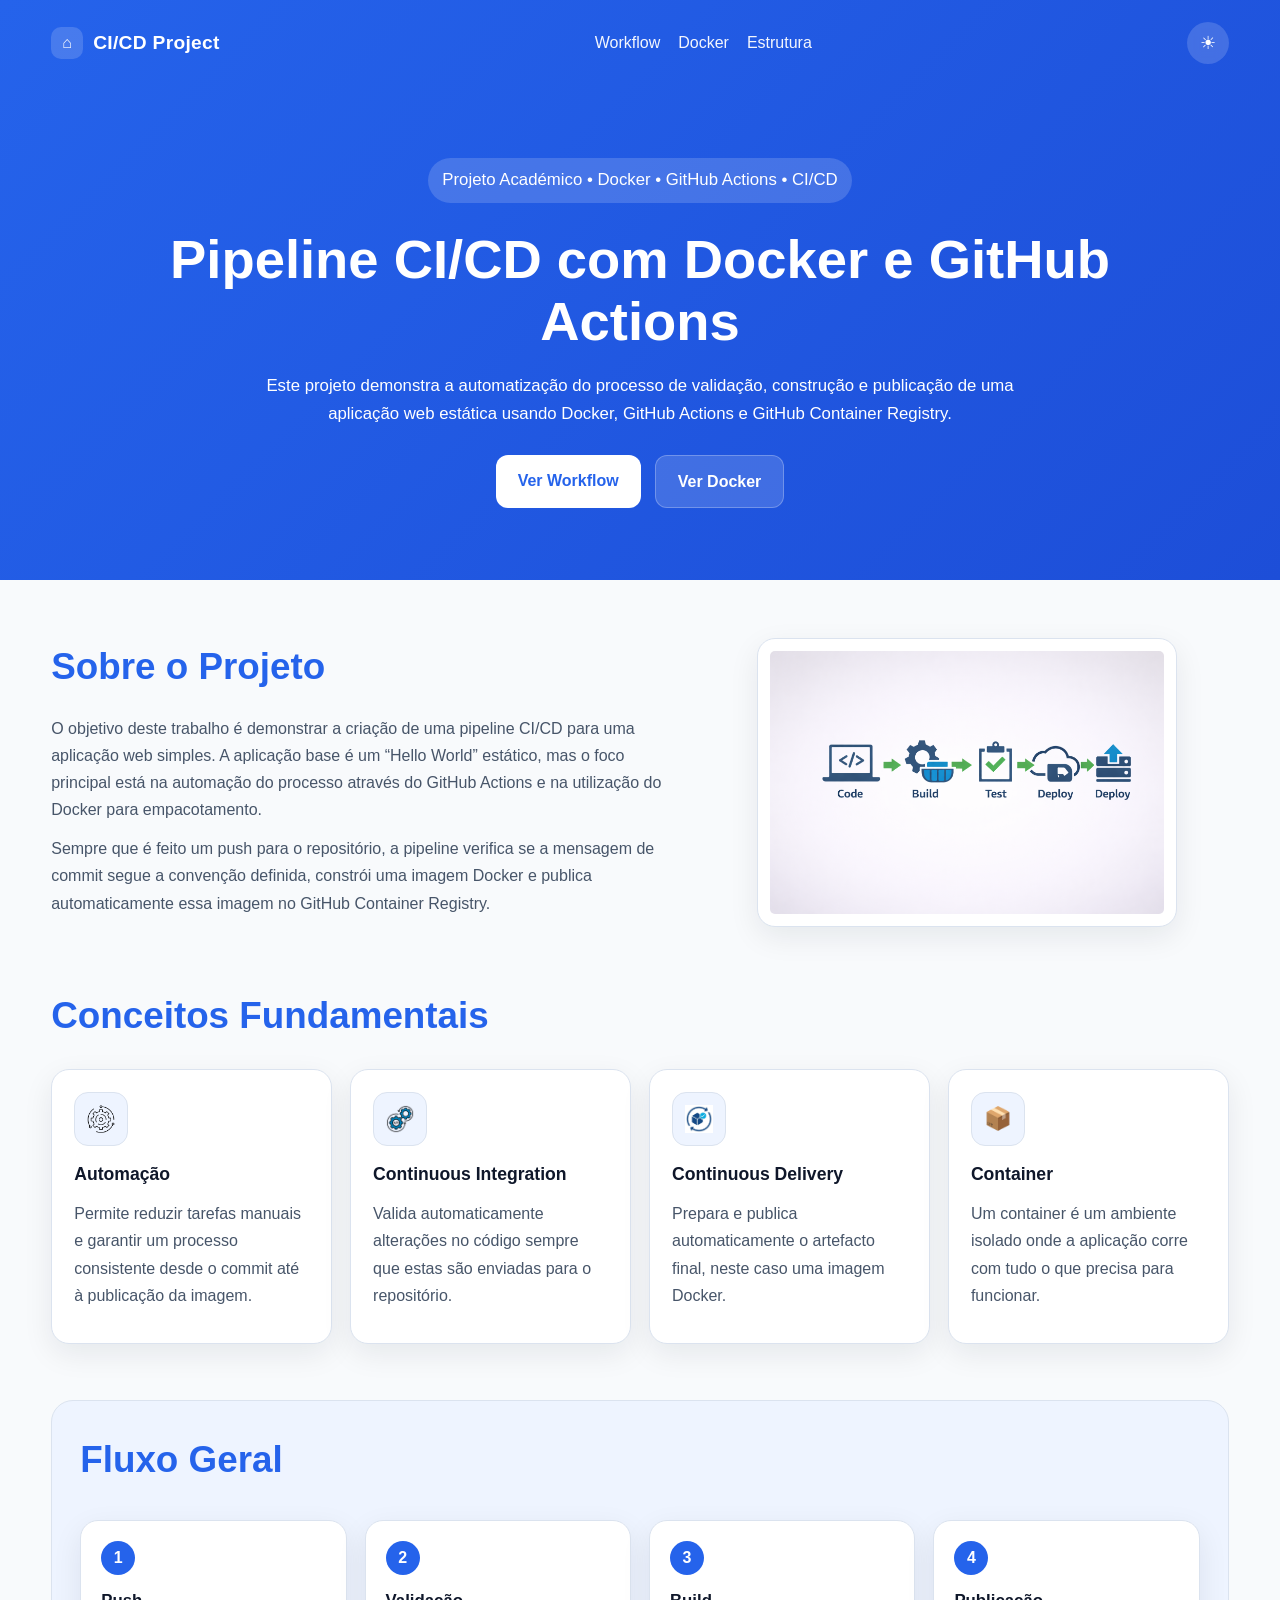
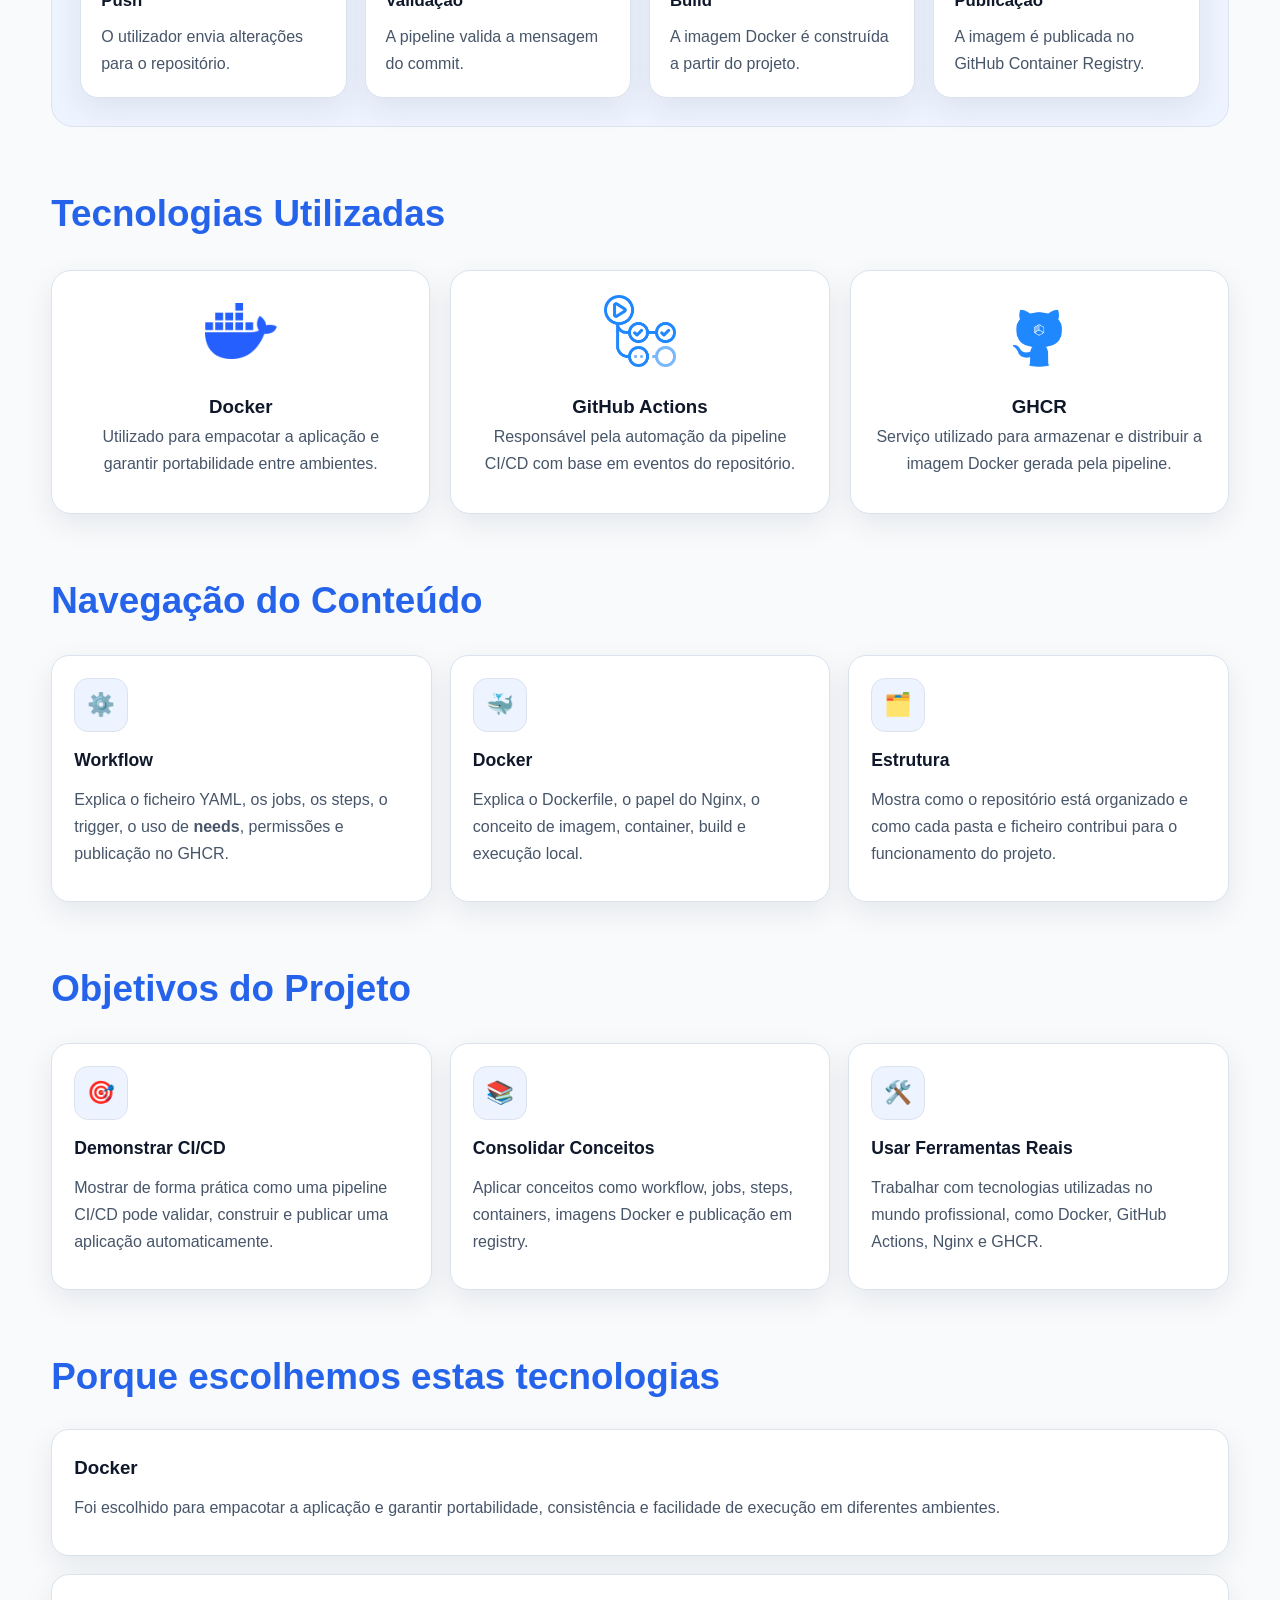
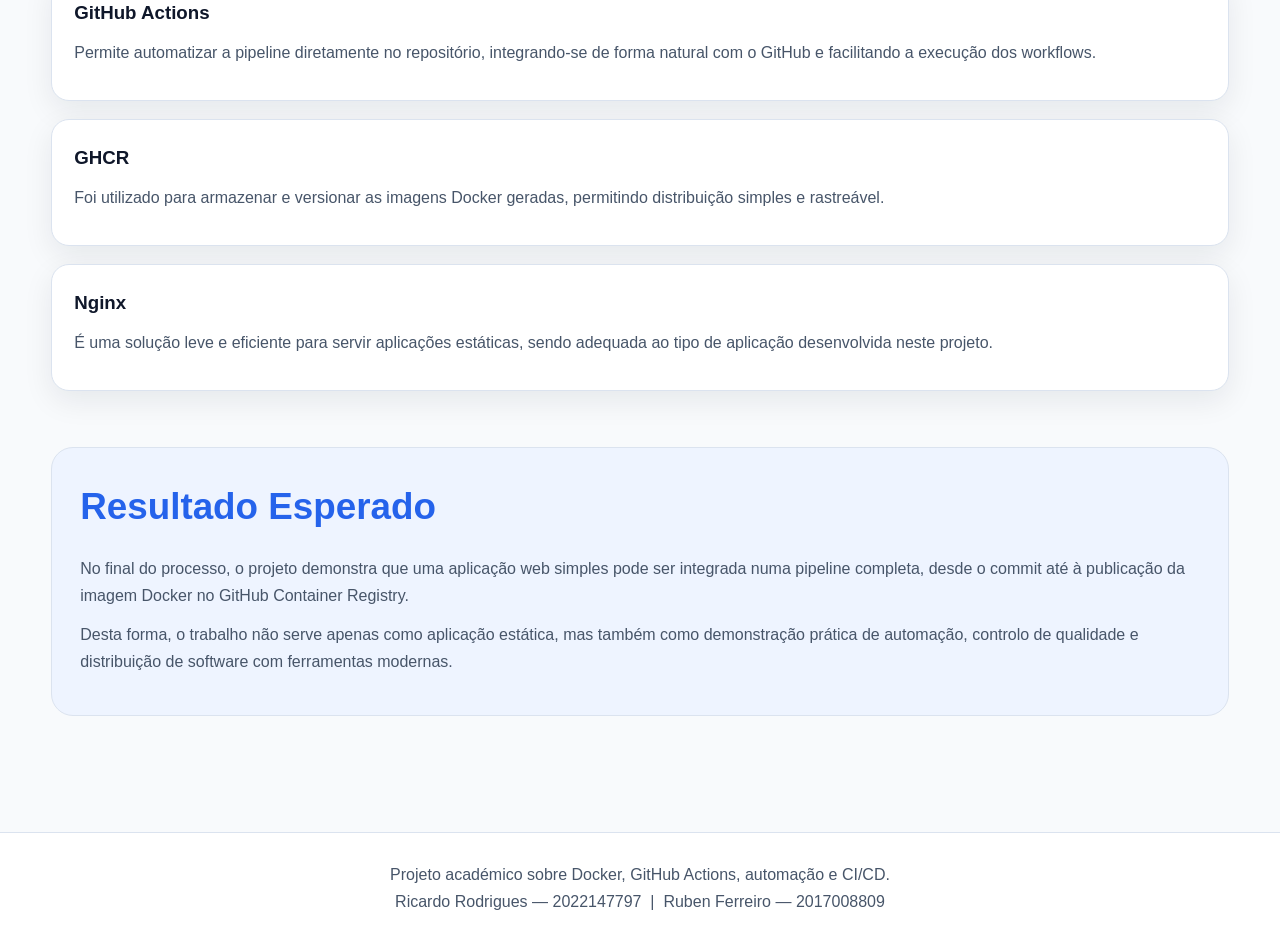
<file: app/index.html>
<!DOCTYPE html>
<html lang="pt">
<head>
  <meta charset="UTF-8" />
  <meta name="viewport" content="width=device-width, initial-scale=1.0" />
  <title>CI/CD Project</title>
  <link rel="stylesheet" href="style.css" />
</head>
<body>
  <header class="hero">
    <nav class="navbar">
      <a href="index.html" class="logo">
        <span class="logo-icon">⌂</span>
        <span>CI/CD Project</span>
      </a>

      <ul class="nav-links">
        <li><a href="workflow.html">Workflow</a></li>
        <li><a href="docker.html">Docker</a></li>
        <li><a href="estrutura.html">Estrutura</a></li>
      </ul>

      <button id="themeToggle" class="theme-toggle" aria-label="Alternar tema">
        <span id="themeIcon">☀</span>
      </button>
    </nav>

    <div class="hero-content">
      <p class="hero-badge">Projeto Académico • Docker • GitHub Actions • CI/CD</p>
      <h1>Pipeline CI/CD com Docker e GitHub Actions</h1>
      <p>
        Este projeto demonstra a automatização do processo de validação,
        construção e publicação de uma aplicação web estática usando Docker,
        GitHub Actions e GitHub Container Registry.
      </p>
      <div class="hero-actions">
        <a href="workflow.html" class="btn-primary">Ver Workflow</a>
        <a href="docker.html" class="btn-secondary">Ver Docker</a>
      </div>
    </div>
  </header>

  <main>
    <section class="section">
      <div class="section-header">
        <div>
          <h2>Sobre o Projeto</h2>
          <p>
            O objetivo deste trabalho é demonstrar a criação de uma pipeline CI/CD
            para uma aplicação web simples. A aplicação base é um “Hello World”
            estático, mas o foco principal está na automação do processo através
            do GitHub Actions e na utilização do Docker para empacotamento.
          </p>
          <p>
            Sempre que é feito um push para o repositório, a pipeline verifica se
            a mensagem de commit segue a convenção definida, constrói uma imagem
            Docker e publica automaticamente essa imagem no GitHub Container Registry.
          </p>
        </div>

        <div class="section-image-box">
          <img src="images/pipeline-diagram.png" alt="Pipeline CI/CD" class="section-image large-image" />
        </div>
      </div>
    </section>

    <section class="section">
      <h2>Conceitos Fundamentais</h2>
      <div class="card-grid">
        <article class="card">
          <div class="card-icon">
            <img src="images/automation-icon.png" alt="Automação" />
          </div>
          <h3>Automação</h3>
          <p>
            Permite reduzir tarefas manuais e garantir um processo consistente
            desde o commit até à publicação da imagem.
          </p>
        </article>

        <article class="card">
          <div class="card-icon">
            <img src="images/ci-icon.png" alt="CI" />
          </div>
          <h3>Continuous Integration</h3>
          <p>
            Valida automaticamente alterações no código sempre que estas são
            enviadas para o repositório.
          </p>
        </article>

        <article class="card">
          <div class="card-icon">
            <img src="images/cd-icon.png" alt="CD" />
          </div>
          <h3>Continuous Delivery</h3>
          <p>
            Prepara e publica automaticamente o artefacto final, neste caso
            uma imagem Docker.
          </p>
        </article>

        <article class="card">
          <div class="card-icon emoji-icon">📦</div>
          <h3>Container</h3>
          <p>
            Um container é um ambiente isolado onde a aplicação corre com tudo
            o que precisa para funcionar.
          </p>
        </article>
      </div>
    </section>

    <section class="section highlight">
      <h2>Fluxo Geral</h2>
      <div class="flow">
        <div class="flow-step">
          <span class="flow-number">1</span>
          <h3>Push</h3>
          <p>O utilizador envia alterações para o repositório.</p>
        </div>

        <div class="flow-step">
          <span class="flow-number">2</span>
          <h3>Validação</h3>
          <p>A pipeline valida a mensagem do commit.</p>
        </div>

        <div class="flow-step">
          <span class="flow-number">3</span>
          <h3>Build</h3>
          <p>A imagem Docker é construída a partir do projeto.</p>
        </div>

        <div class="flow-step">
          <span class="flow-number">4</span>
          <h3>Publicação</h3>
          <p>A imagem é publicada no GitHub Container Registry.</p>
        </div>
      </div>
    </section>

    <section class="section">
      <h2>Tecnologias Utilizadas</h2>
      <div class="tech-showcase">
        <article class="tech-feature">
          <img src="images/docker-logo.png" alt="Docker" class="tech-logo" />
          <h3>Docker</h3>
          <p>
            Utilizado para empacotar a aplicação e garantir portabilidade entre ambientes.
          </p>
        </article>

        <article class="tech-feature">
          <img src="images/github-actions-logo.png" alt="GitHub Actions" class="tech-logo" />
          <h3>GitHub Actions</h3>
          <p>
            Responsável pela automação da pipeline CI/CD com base em eventos do repositório.
          </p>
        </article>

        <article class="tech-feature">
          <img src="images/ghcr-logo.png" alt="GHCR" class="tech-logo" />
          <h3>GHCR</h3>
          <p>
            Serviço utilizado para armazenar e distribuir a imagem Docker gerada pela pipeline.
          </p>
        </article>
      </div>
    </section>

    <section class="section">
      <h2>Navegação do Conteúdo</h2>
      <div class="card-grid">
        <article class="card">
          <div class="card-icon emoji-icon">⚙️</div>
          <h3><a class="card-link" href="workflow.html">Workflow</a></h3>
          <p>
            Explica o ficheiro YAML, os jobs, os steps, o trigger, o uso de
            <strong>needs</strong>, permissões e publicação no GHCR.
          </p>
        </article>

        <article class="card">
          <div class="card-icon emoji-icon">🐳</div>
          <h3><a class="card-link" href="docker.html">Docker</a></h3>
          <p>
            Explica o Dockerfile, o papel do Nginx, o conceito de imagem,
            container, build e execução local.
          </p>
        </article>

        <article class="card">
          <div class="card-icon emoji-icon">🗂️</div>
          <h3><a class="card-link" href="estrutura.html">Estrutura</a></h3>
          <p>
            Mostra como o repositório está organizado e como cada pasta e ficheiro
            contribui para o funcionamento do projeto.
          </p>
        </article>
      </div>
    </section>

    <section class="section">
      <h2>Objetivos do Projeto</h2>
      <div class="card-grid">
        <article class="card">
          <div class="card-icon emoji-icon">🎯</div>
          <h3>Demonstrar CI/CD</h3>
          <p>
            Mostrar de forma prática como uma pipeline CI/CD pode validar, construir
            e publicar uma aplicação automaticamente.
          </p>
        </article>

        <article class="card">
          <div class="card-icon emoji-icon">📚</div>
          <h3>Consolidar Conceitos</h3>
          <p>
            Aplicar conceitos como workflow, jobs, steps, containers, imagens Docker
            e publicação em registry.
          </p>
        </article>

        <article class="card">
          <div class="card-icon emoji-icon">🛠️</div>
          <h3>Usar Ferramentas Reais</h3>
          <p>
            Trabalhar com tecnologias utilizadas no mundo profissional, como Docker,
            GitHub Actions, Nginx e GHCR.
          </p>
        </article>
      </div>
    </section>

    <section class="section">
      <h2>Porque escolhemos estas tecnologias</h2>
      <div class="stack-grid">
        <div class="info-box">
          <h3>Docker</h3>
          <p>
            Foi escolhido para empacotar a aplicação e garantir portabilidade,
            consistência e facilidade de execução em diferentes ambientes.
          </p>
        </div>

        <div class="info-box">
          <h3>GitHub Actions</h3>
          <p>
            Permite automatizar a pipeline diretamente no repositório, integrando-se
            de forma natural com o GitHub e facilitando a execução dos workflows.
          </p>
        </div>

        <div class="info-box">
          <h3>GHCR</h3>
          <p>
            Foi utilizado para armazenar e versionar as imagens Docker geradas,
            permitindo distribuição simples e rastreável.
          </p>
        </div>

        <div class="info-box">
          <h3>Nginx</h3>
          <p>
            É uma solução leve e eficiente para servir aplicações estáticas, sendo
            adequada ao tipo de aplicação desenvolvida neste projeto.
          </p>
        </div>
      </div>
    </section>

    <section class="section highlight">
      <h2>Resultado Esperado</h2>
      <p>
        No final do processo, o projeto demonstra que uma aplicação web simples pode
        ser integrada numa pipeline completa, desde o commit até à publicação da imagem
        Docker no GitHub Container Registry.
      </p>
      <p>
        Desta forma, o trabalho não serve apenas como aplicação estática, mas também
        como demonstração prática de automação, controlo de qualidade e distribuição
        de software com ferramentas modernas.
      </p>
    </section>
  </main>

  <footer class="footer">
    <p>Projeto académico sobre Docker, GitHub Actions, automação e CI/CD.</p>
    <p>Ricardo Rodrigues — 2022147797 &nbsp;|&nbsp; Ruben Ferreiro — 2017008809</p>
  </footer>

  <script src="script.js"></script>
</body>
</html>
</file>
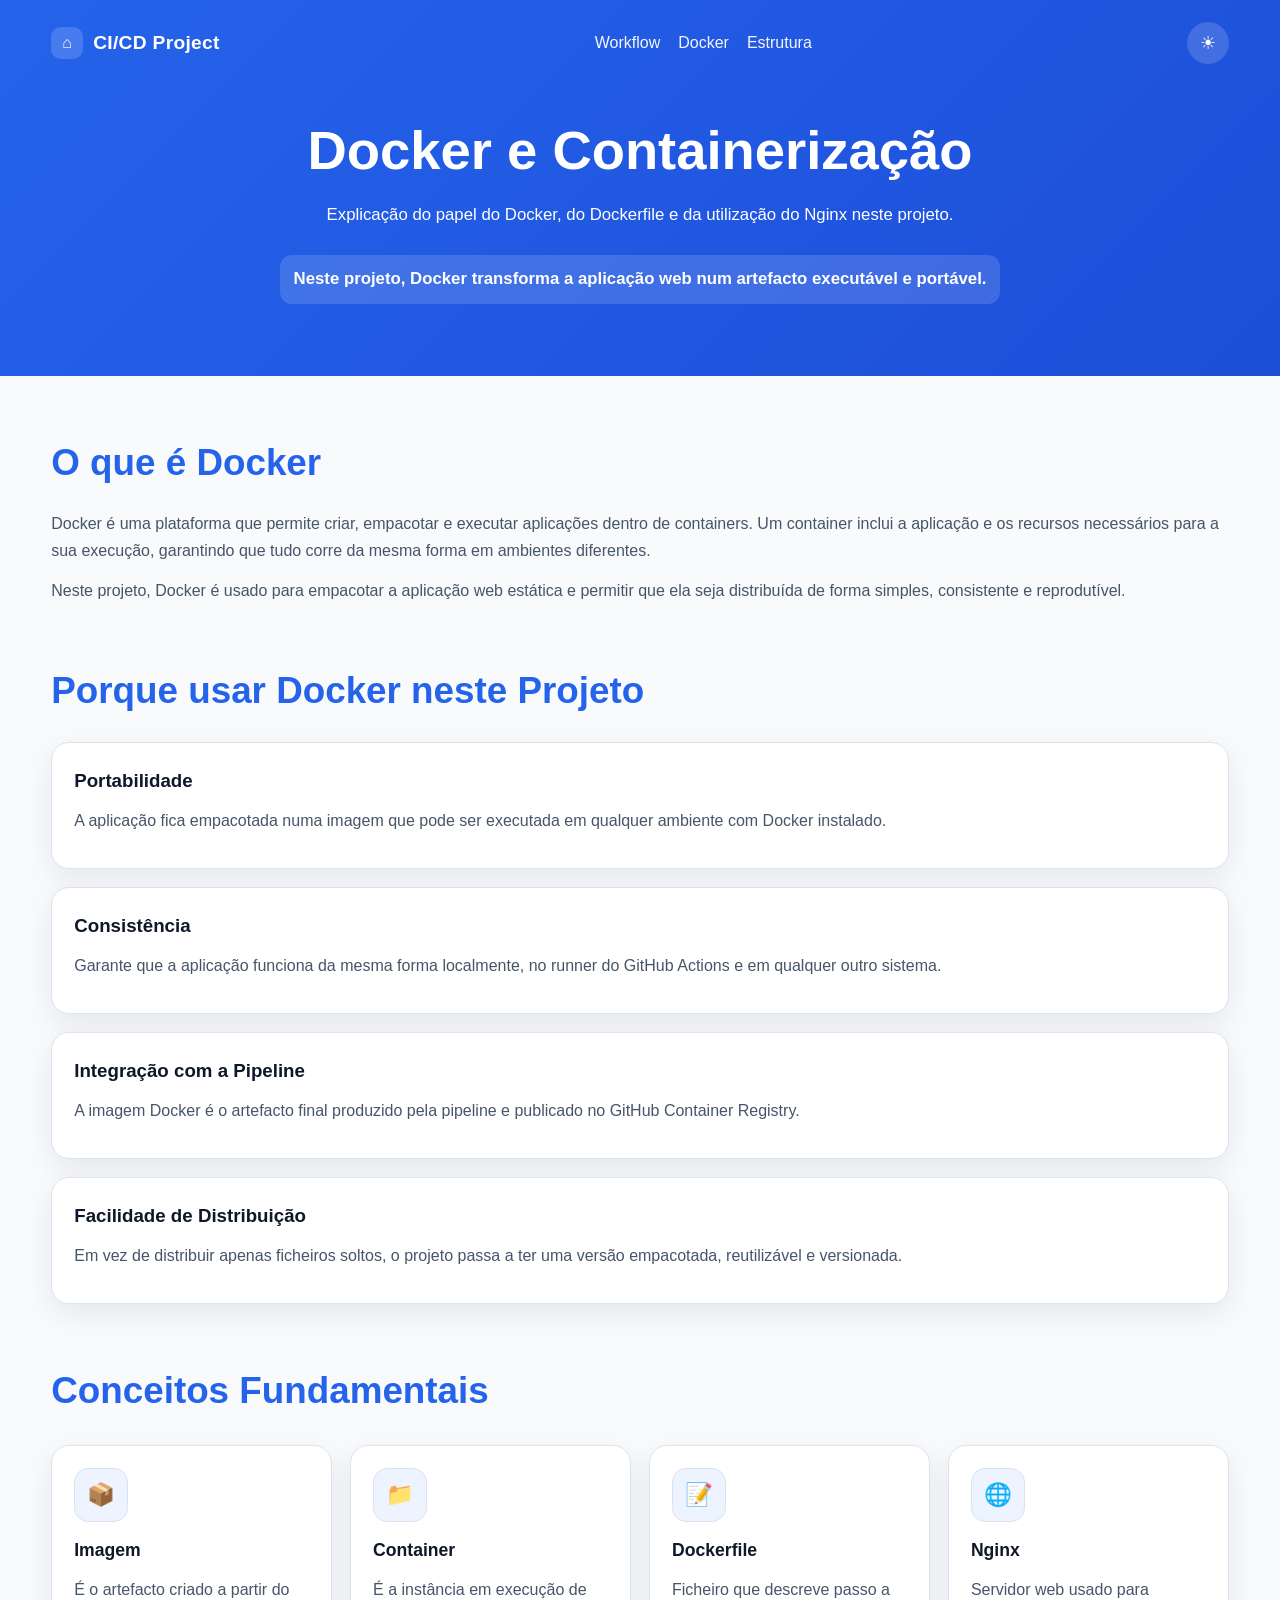
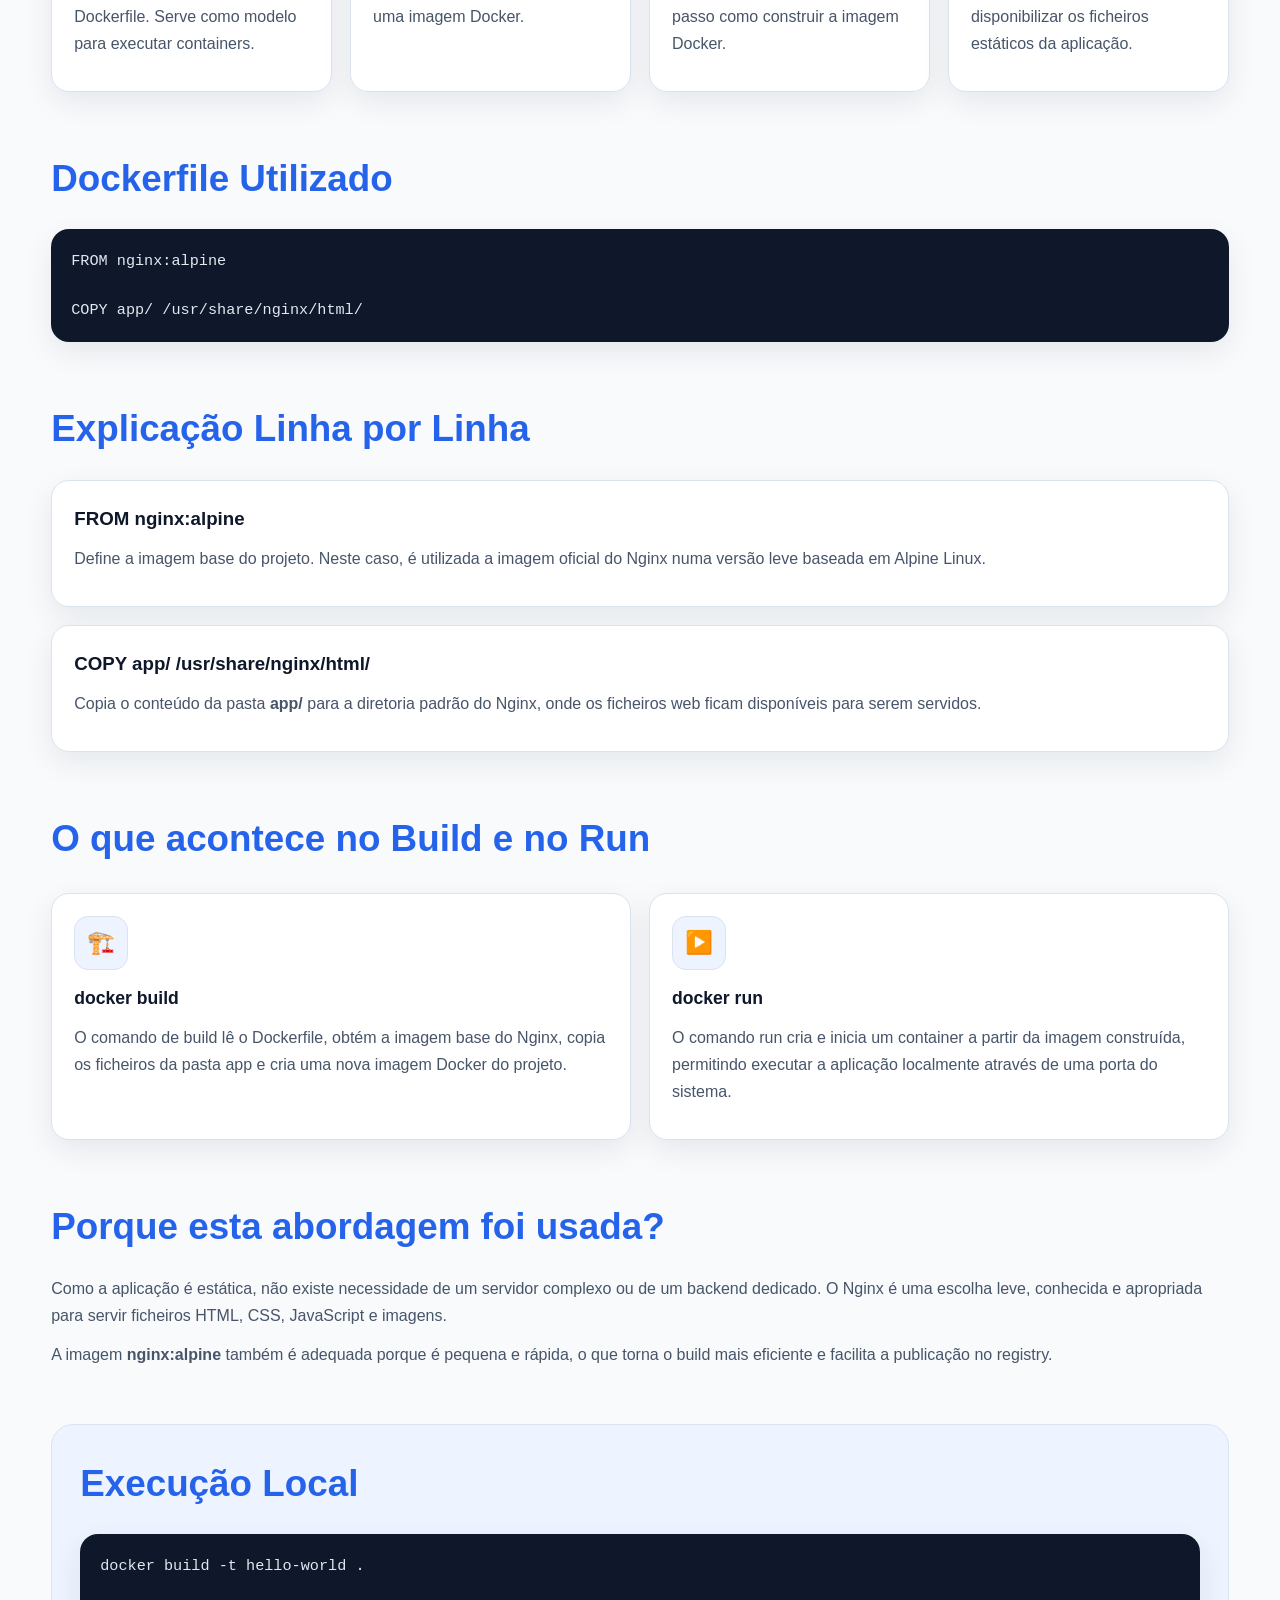
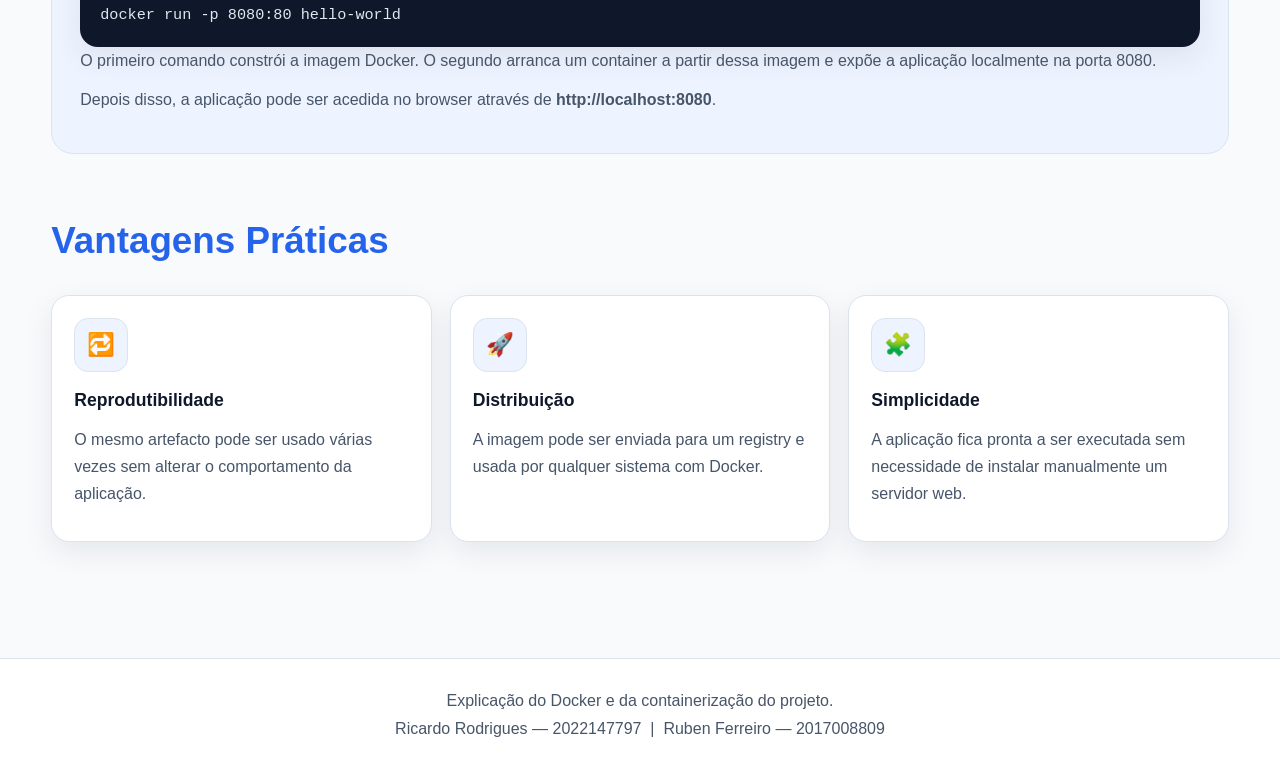
<file: app/docker.html>
<!DOCTYPE html>
<html lang="pt">
<head>
  <meta charset="UTF-8" />
  <meta name="viewport" content="width=device-width, initial-scale=1.0" />
  <title>Docker - CI/CD Project</title>
  <link rel="stylesheet" href="style.css" />
</head>
<body>
  <header class="sub-hero">
    <nav class="navbar">
      <a href="index.html" class="logo">
        <span class="logo-icon">⌂</span>
        <span>CI/CD Project</span>
      </a>

      <ul class="nav-links">
        <li><a href="workflow.html">Workflow</a></li>
        <li><a href="docker.html">Docker</a></li>
        <li><a href="estrutura.html">Estrutura</a></li>
      </ul>

      <button id="themeToggle" class="theme-toggle" aria-label="Alternar tema">
        <span id="themeIcon">☀</span>
      </button>
    </nav>

    <div class="sub-hero-content">
      <h1>Docker e Containerização</h1>
      <p>
        Explicação do papel do Docker, do Dockerfile e da utilização do Nginx neste projeto.
      </p>
      <p class="mini-highlight">
        Neste projeto, Docker transforma a aplicação web num artefacto executável e portável.
      </p>
    </div>
  </header>

  <main>
    <section class="section">
      <h2>O que é Docker</h2>
      <p>
        Docker é uma plataforma que permite criar, empacotar e executar aplicações
        dentro de containers. Um container inclui a aplicação e os recursos necessários
        para a sua execução, garantindo que tudo corre da mesma forma em ambientes diferentes.
      </p>
      <p>
        Neste projeto, Docker é usado para empacotar a aplicação web estática e permitir
        que ela seja distribuída de forma simples, consistente e reprodutível.
      </p>
    </section>

    <section class="section">
      <h2>Porque usar Docker neste Projeto</h2>
      <div class="stack-grid">
        <div class="info-box">
          <h3>Portabilidade</h3>
          <p>
            A aplicação fica empacotada numa imagem que pode ser executada em qualquer
            ambiente com Docker instalado.
          </p>
        </div>

        <div class="info-box">
          <h3>Consistência</h3>
          <p>
            Garante que a aplicação funciona da mesma forma localmente, no runner
            do GitHub Actions e em qualquer outro sistema.
          </p>
        </div>

        <div class="info-box">
          <h3>Integração com a Pipeline</h3>
          <p>
            A imagem Docker é o artefacto final produzido pela pipeline e publicado
            no GitHub Container Registry.
          </p>
        </div>

        <div class="info-box">
          <h3>Facilidade de Distribuição</h3>
          <p>
            Em vez de distribuir apenas ficheiros soltos, o projeto passa a ter uma
            versão empacotada, reutilizável e versionada.
          </p>
        </div>
      </div>
    </section>

    <section class="section">
      <h2>Conceitos Fundamentais</h2>
      <div class="card-grid">
        <article class="card">
          <div class="card-icon emoji-icon">📦</div>
          <h3>Imagem</h3>
          <p>
            É o artefacto criado a partir do Dockerfile. Serve como modelo para
            executar containers.
          </p>
        </article>

        <article class="card">
          <div class="card-icon emoji-icon">📁</div>
          <h3>Container</h3>
          <p>
            É a instância em execução de uma imagem Docker.
          </p>
        </article>

        <article class="card">
          <div class="card-icon emoji-icon">📝</div>
          <h3>Dockerfile</h3>
          <p>
            Ficheiro que descreve passo a passo como construir a imagem Docker.
          </p>
        </article>

        <article class="card">
          <div class="card-icon emoji-icon">🌐</div>
          <h3>Nginx</h3>
          <p>
            Servidor web usado para disponibilizar os ficheiros estáticos da aplicação.
          </p>
        </article>
      </div>
    </section>

    <section class="section">
      <h2>Dockerfile Utilizado</h2>
      <div class="code-block">
<pre><code>FROM nginx:alpine

COPY app/ /usr/share/nginx/html/</code></pre>
      </div>
    </section>

    <section class="section">
      <h2>Explicação Linha por Linha</h2>
      <div class="stack-grid">
        <div class="info-box">
          <h3>FROM nginx:alpine</h3>
          <p>
            Define a imagem base do projeto. Neste caso, é utilizada a imagem oficial
            do Nginx numa versão leve baseada em Alpine Linux.
          </p>
        </div>

        <div class="info-box">
          <h3>COPY app/ /usr/share/nginx/html/</h3>
          <p>
            Copia o conteúdo da pasta <strong>app/</strong> para a diretoria padrão
            do Nginx, onde os ficheiros web ficam disponíveis para serem servidos.
          </p>
        </div>
      </div>
    </section>

    <section class="section">
      <h2>O que acontece no Build e no Run</h2>
      <div class="card-grid">
        <article class="card">
          <div class="card-icon emoji-icon">🏗️</div>
          <h3>docker build</h3>
          <p>
            O comando de build lê o Dockerfile, obtém a imagem base do Nginx,
            copia os ficheiros da pasta app e cria uma nova imagem Docker do projeto.
          </p>
        </article>

        <article class="card">
          <div class="card-icon emoji-icon">▶️</div>
          <h3>docker run</h3>
          <p>
            O comando run cria e inicia um container a partir da imagem construída,
            permitindo executar a aplicação localmente através de uma porta do sistema.
          </p>
        </article>
      </div>
    </section>

    <section class="section">
      <h2>Porque esta abordagem foi usada?</h2>
      <p>
        Como a aplicação é estática, não existe necessidade de um servidor complexo
        ou de um backend dedicado. O Nginx é uma escolha leve, conhecida e apropriada
        para servir ficheiros HTML, CSS, JavaScript e imagens.
      </p>
      <p>
        A imagem <strong>nginx:alpine</strong> também é adequada porque é pequena e rápida,
        o que torna o build mais eficiente e facilita a publicação no registry.
      </p>
    </section>

    <section class="section highlight">
      <h2>Execução Local</h2>
      <div class="code-block">
<pre><code>docker build -t hello-world .

docker run -p 8080:80 hello-world</code></pre>
      </div>
      <p>
        O primeiro comando constrói a imagem Docker. O segundo arranca um container
        a partir dessa imagem e expõe a aplicação localmente na porta 8080.
      </p>
      <p>
        Depois disso, a aplicação pode ser acedida no browser através de
        <strong>http://localhost:8080</strong>.
      </p>
    </section>

    <section class="section">
      <h2>Vantagens Práticas</h2>
      <div class="card-grid">
        <article class="card">
          <div class="card-icon emoji-icon">🔁</div>
          <h3>Reprodutibilidade</h3>
          <p>
            O mesmo artefacto pode ser usado várias vezes sem alterar o comportamento da aplicação.
          </p>
        </article>

        <article class="card">
          <div class="card-icon emoji-icon">🚀</div>
          <h3>Distribuição</h3>
          <p>
            A imagem pode ser enviada para um registry e usada por qualquer sistema com Docker.
          </p>
        </article>

        <article class="card">
          <div class="card-icon emoji-icon">🧩</div>
          <h3>Simplicidade</h3>
          <p>
            A aplicação fica pronta a ser executada sem necessidade de instalar manualmente um servidor web.
          </p>
        </article>
      </div>
    </section>
  </main>

  <footer class="footer">
    <p>Explicação do Docker e da containerização do projeto.</p>
    <p>Ricardo Rodrigues — 2022147797 &nbsp;|&nbsp; Ruben Ferreiro — 2017008809</p>
  </footer>

  <script src="script.js"></script>
</body>
</html>
</file>
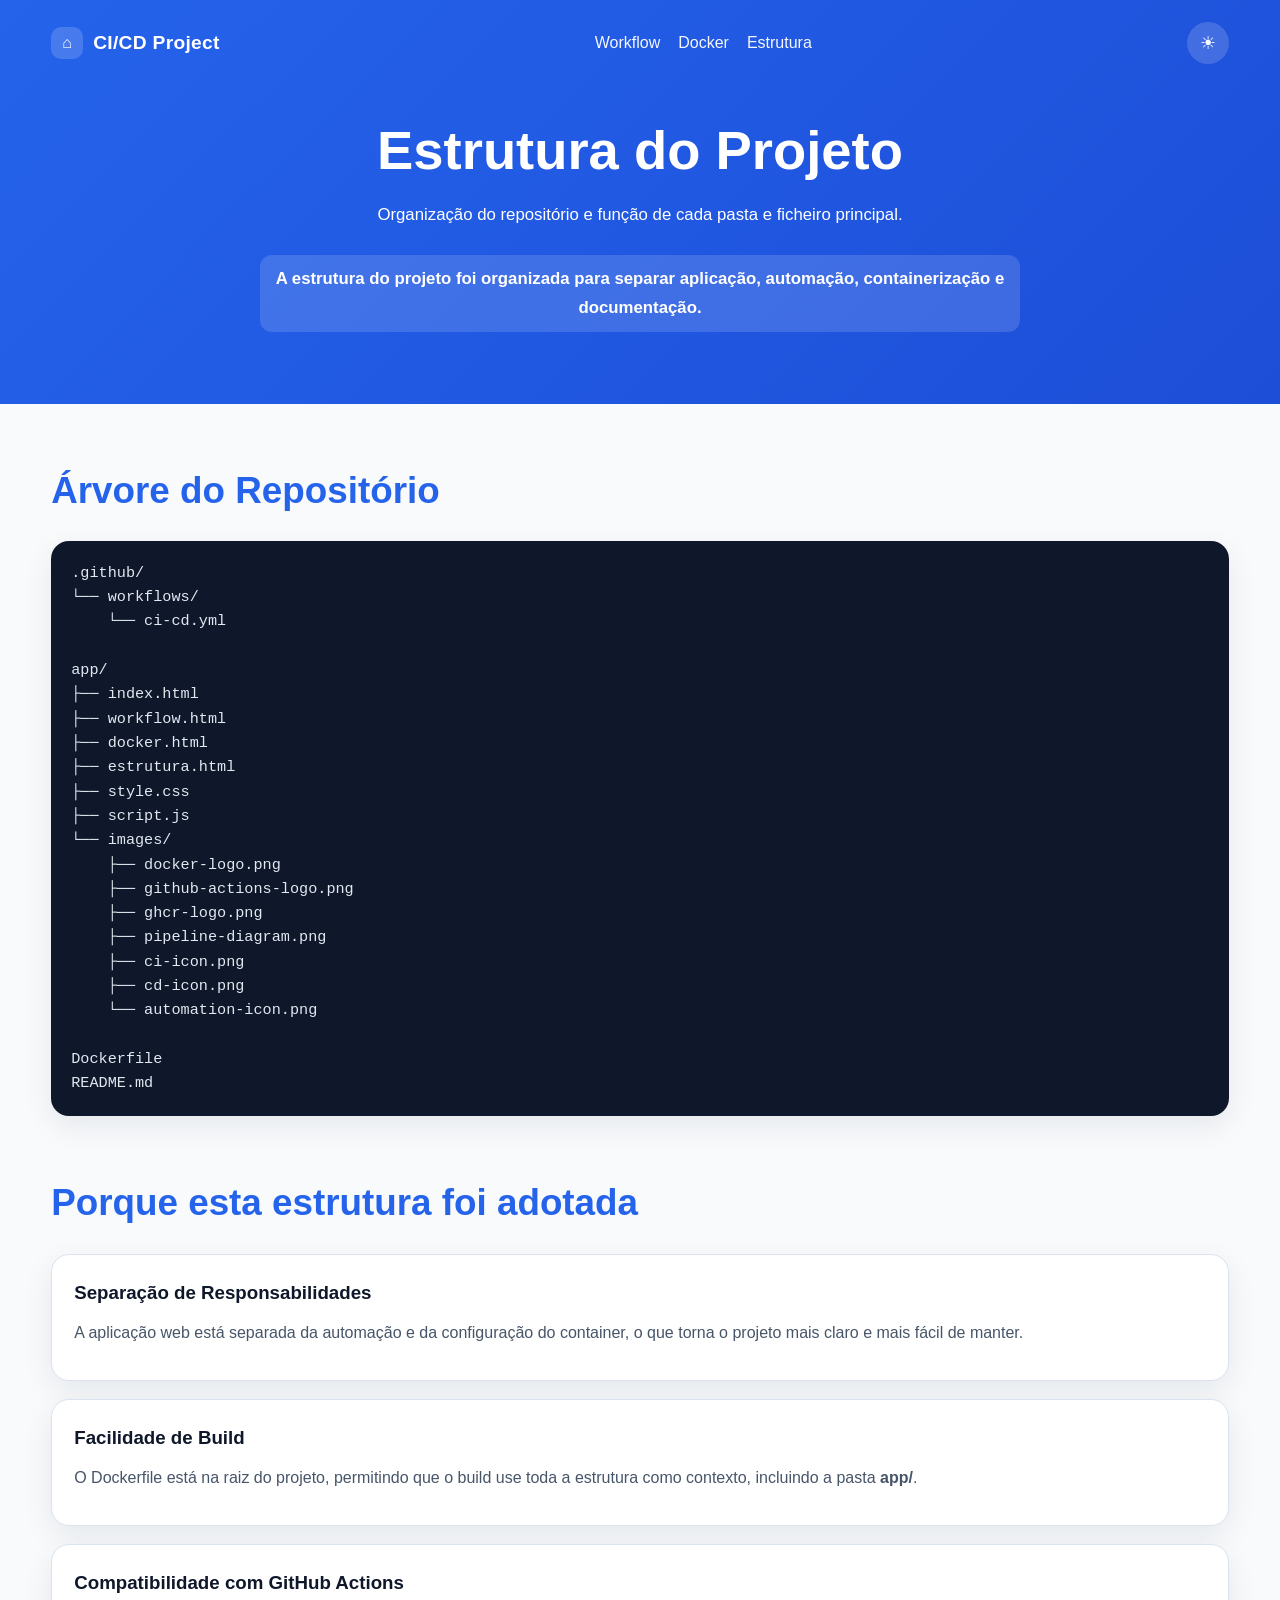
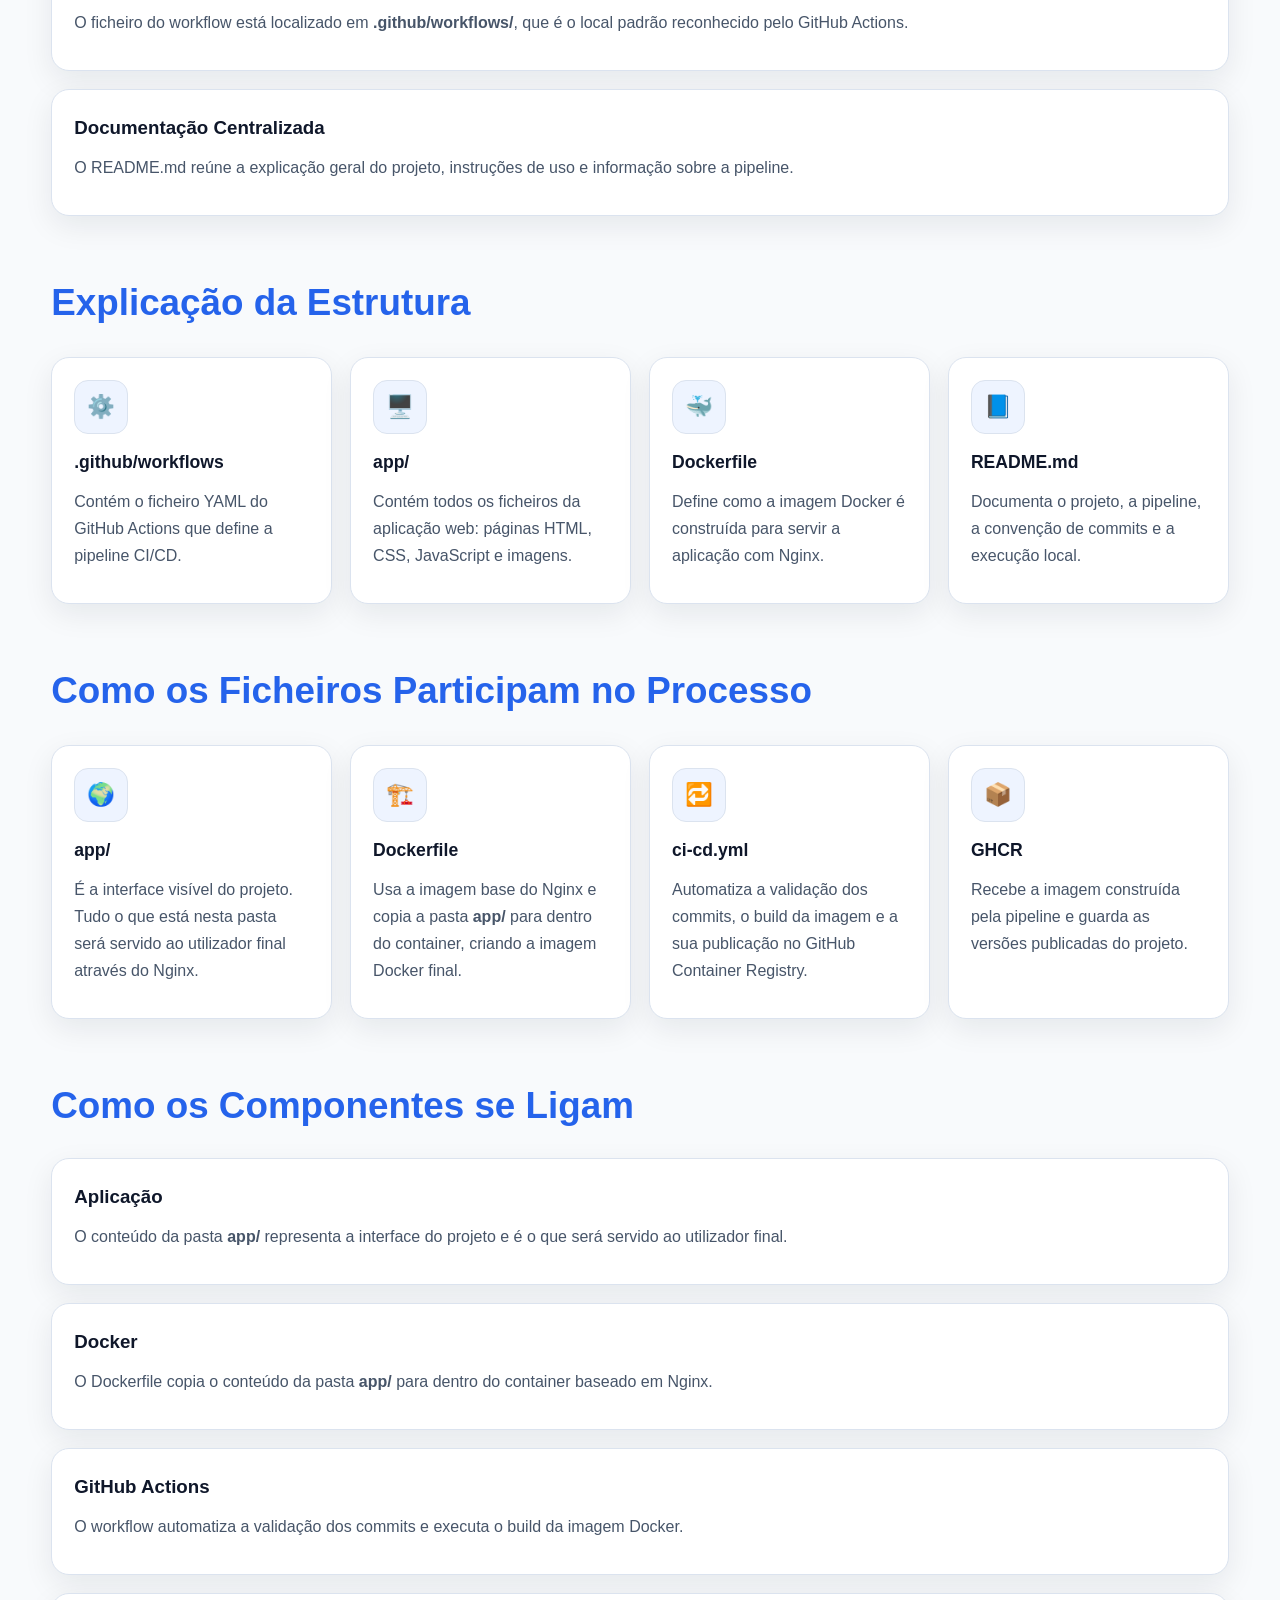
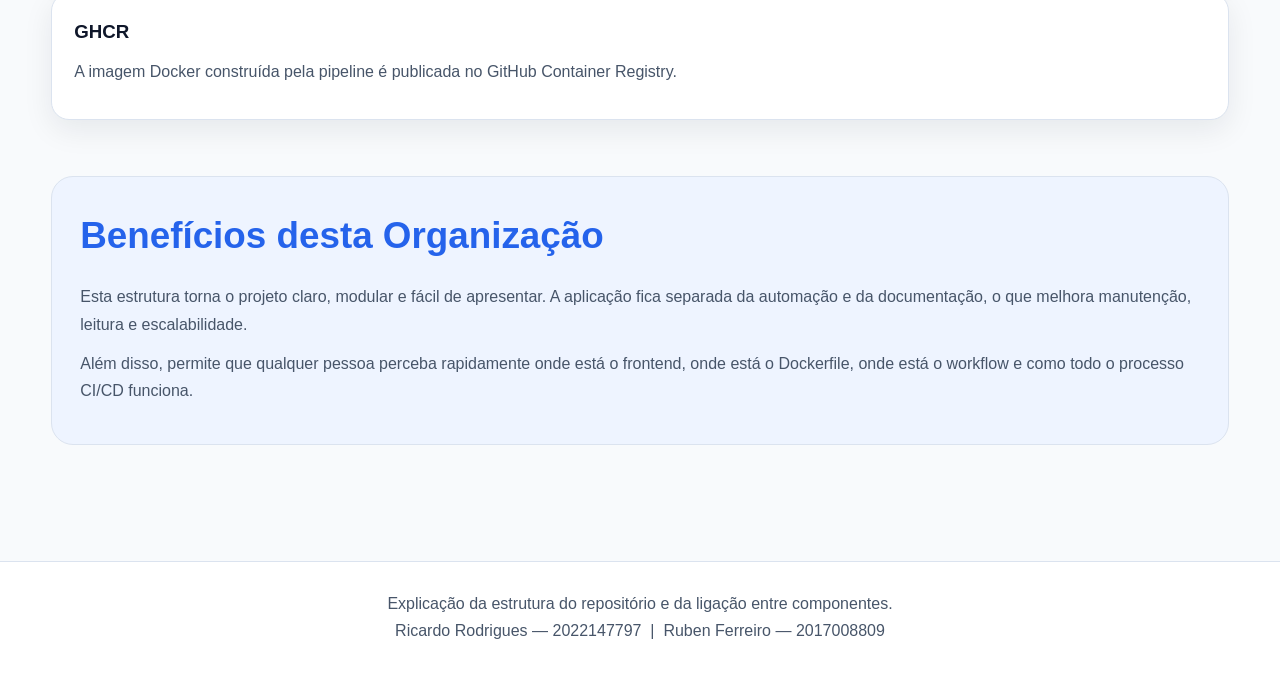
<file: app/estrutura.html>
<!DOCTYPE html>
<html lang="pt">
<head>
  <meta charset="UTF-8" />
  <meta name="viewport" content="width=device-width, initial-scale=1.0" />
  <title>Estrutura - CI/CD Project</title>
  <link rel="stylesheet" href="style.css" />
</head>
<body>
  <header class="sub-hero">
    <nav class="navbar">
      <a href="index.html" class="logo">
        <span class="logo-icon">⌂</span>
        <span>CI/CD Project</span>
      </a>

      <ul class="nav-links">
        <li><a href="workflow.html">Workflow</a></li>
        <li><a href="docker.html">Docker</a></li>
        <li><a href="estrutura.html">Estrutura</a></li>
      </ul>

      <button id="themeToggle" class="theme-toggle" aria-label="Alternar tema">
        <span id="themeIcon">☀</span>
      </button>
    </nav>

    <div class="sub-hero-content">
      <h1>Estrutura do Projeto</h1>
      <p>
        Organização do repositório e função de cada pasta e ficheiro principal.
      </p>
      <p class="mini-highlight">
        A estrutura do projeto foi organizada para separar aplicação, automação, containerização e documentação.
      </p>
    </div>
  </header>

  <main>
    <section class="section">
      <h2>Árvore do Repositório</h2>
      <div class="code-block">
<pre><code>.github/
└── workflows/
    └── ci-cd.yml

app/
├── index.html
├── workflow.html
├── docker.html
├── estrutura.html
├── style.css
├── script.js
└── images/
    ├── docker-logo.png
    ├── github-actions-logo.png
    ├── ghcr-logo.png
    ├── pipeline-diagram.png
    ├── ci-icon.png
    ├── cd-icon.png
    └── automation-icon.png

Dockerfile
README.md</code></pre>
      </div>
    </section>

    <section class="section">
      <h2>Porque esta estrutura foi adotada</h2>
      <div class="stack-grid">
        <div class="info-box">
          <h3>Separação de Responsabilidades</h3>
          <p>
            A aplicação web está separada da automação e da configuração do container,
            o que torna o projeto mais claro e mais fácil de manter.
          </p>
        </div>

        <div class="info-box">
          <h3>Facilidade de Build</h3>
          <p>
            O Dockerfile está na raiz do projeto, permitindo que o build use toda a
            estrutura como contexto, incluindo a pasta <strong>app/</strong>.
          </p>
        </div>

        <div class="info-box">
          <h3>Compatibilidade com GitHub Actions</h3>
          <p>
            O ficheiro do workflow está localizado em <strong>.github/workflows/</strong>,
            que é o local padrão reconhecido pelo GitHub Actions.
          </p>
        </div>

        <div class="info-box">
          <h3>Documentação Centralizada</h3>
          <p>
            O README.md reúne a explicação geral do projeto, instruções de uso e
            informação sobre a pipeline.
          </p>
        </div>
      </div>
    </section>

    <section class="section">
      <h2>Explicação da Estrutura</h2>
      <div class="card-grid">
        <article class="card">
          <div class="card-icon emoji-icon">⚙️</div>
          <h3>.github/workflows</h3>
          <p>
            Contém o ficheiro YAML do GitHub Actions que define a pipeline CI/CD.
          </p>
        </article>

        <article class="card">
          <div class="card-icon emoji-icon">🖥️</div>
          <h3>app/</h3>
          <p>
            Contém todos os ficheiros da aplicação web: páginas HTML, CSS, JavaScript e imagens.
          </p>
        </article>

        <article class="card">
          <div class="card-icon emoji-icon">🐳</div>
          <h3>Dockerfile</h3>
          <p>
            Define como a imagem Docker é construída para servir a aplicação com Nginx.
          </p>
        </article>

        <article class="card">
          <div class="card-icon emoji-icon">📘</div>
          <h3>README.md</h3>
          <p>
            Documenta o projeto, a pipeline, a convenção de commits e a execução local.
          </p>
        </article>
      </div>
    </section>

    <section class="section">
      <h2>Como os Ficheiros Participam no Processo</h2>
      <div class="card-grid">
        <article class="card">
          <div class="card-icon emoji-icon">🌍</div>
          <h3>app/</h3>
          <p>
            É a interface visível do projeto. Tudo o que está nesta pasta será servido
            ao utilizador final através do Nginx.
          </p>
        </article>

        <article class="card">
          <div class="card-icon emoji-icon">🏗️</div>
          <h3>Dockerfile</h3>
          <p>
            Usa a imagem base do Nginx e copia a pasta <strong>app/</strong> para dentro
            do container, criando a imagem Docker final.
          </p>
        </article>

        <article class="card">
          <div class="card-icon emoji-icon">🔁</div>
          <h3>ci-cd.yml</h3>
          <p>
            Automatiza a validação dos commits, o build da imagem e a sua publicação
            no GitHub Container Registry.
          </p>
        </article>

        <article class="card">
          <div class="card-icon emoji-icon">📦</div>
          <h3>GHCR</h3>
          <p>
            Recebe a imagem construída pela pipeline e guarda as versões publicadas
            do projeto.
          </p>
        </article>
      </div>
    </section>

    <section class="section">
      <h2>Como os Componentes se Ligam</h2>
      <div class="stack-grid">
        <div class="info-box">
          <h3>Aplicação</h3>
          <p>
            O conteúdo da pasta <strong>app/</strong> representa a interface do projeto
            e é o que será servido ao utilizador final.
          </p>
        </div>

        <div class="info-box">
          <h3>Docker</h3>
          <p>
            O Dockerfile copia o conteúdo da pasta <strong>app/</strong> para dentro
            do container baseado em Nginx.
          </p>
        </div>

        <div class="info-box">
          <h3>GitHub Actions</h3>
          <p>
            O workflow automatiza a validação dos commits e executa o build da imagem Docker.
          </p>
        </div>

        <div class="info-box">
          <h3>GHCR</h3>
          <p>
            A imagem Docker construída pela pipeline é publicada no GitHub Container Registry.
          </p>
        </div>
      </div>
    </section>

    <section class="section highlight">
      <h2>Benefícios desta Organização</h2>
      <p>
        Esta estrutura torna o projeto claro, modular e fácil de apresentar. A aplicação
        fica separada da automação e da documentação, o que melhora manutenção, leitura
        e escalabilidade.
      </p>
      <p>
        Além disso, permite que qualquer pessoa perceba rapidamente onde está o frontend,
        onde está o Dockerfile, onde está o workflow e como todo o processo CI/CD funciona.
      </p>
    </section>
  </main>

  <footer class="footer">
    <p>Explicação da estrutura do repositório e da ligação entre componentes.</p>
    <p>Ricardo Rodrigues — 2022147797 &nbsp;|&nbsp; Ruben Ferreiro — 2017008809</p>
  </footer>

  <script src="script.js"></script>
</body>
</html>
</file>
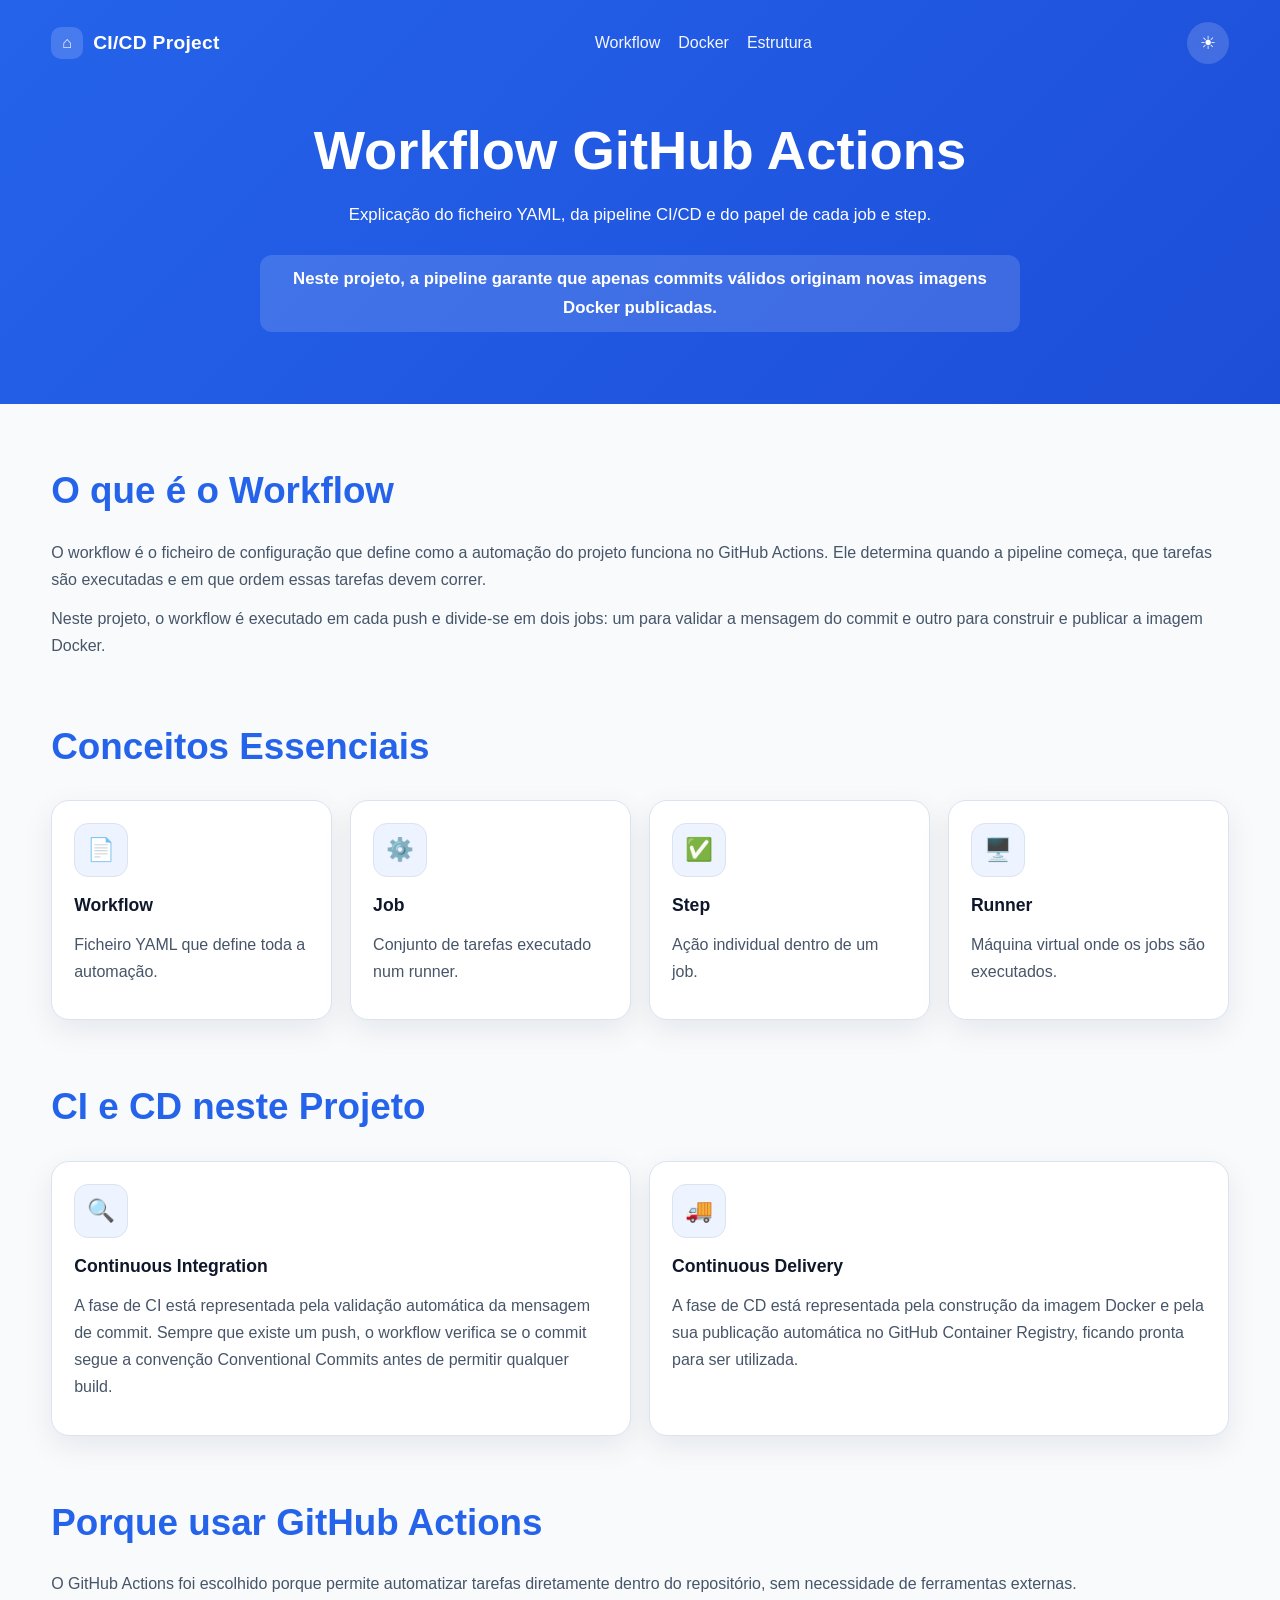
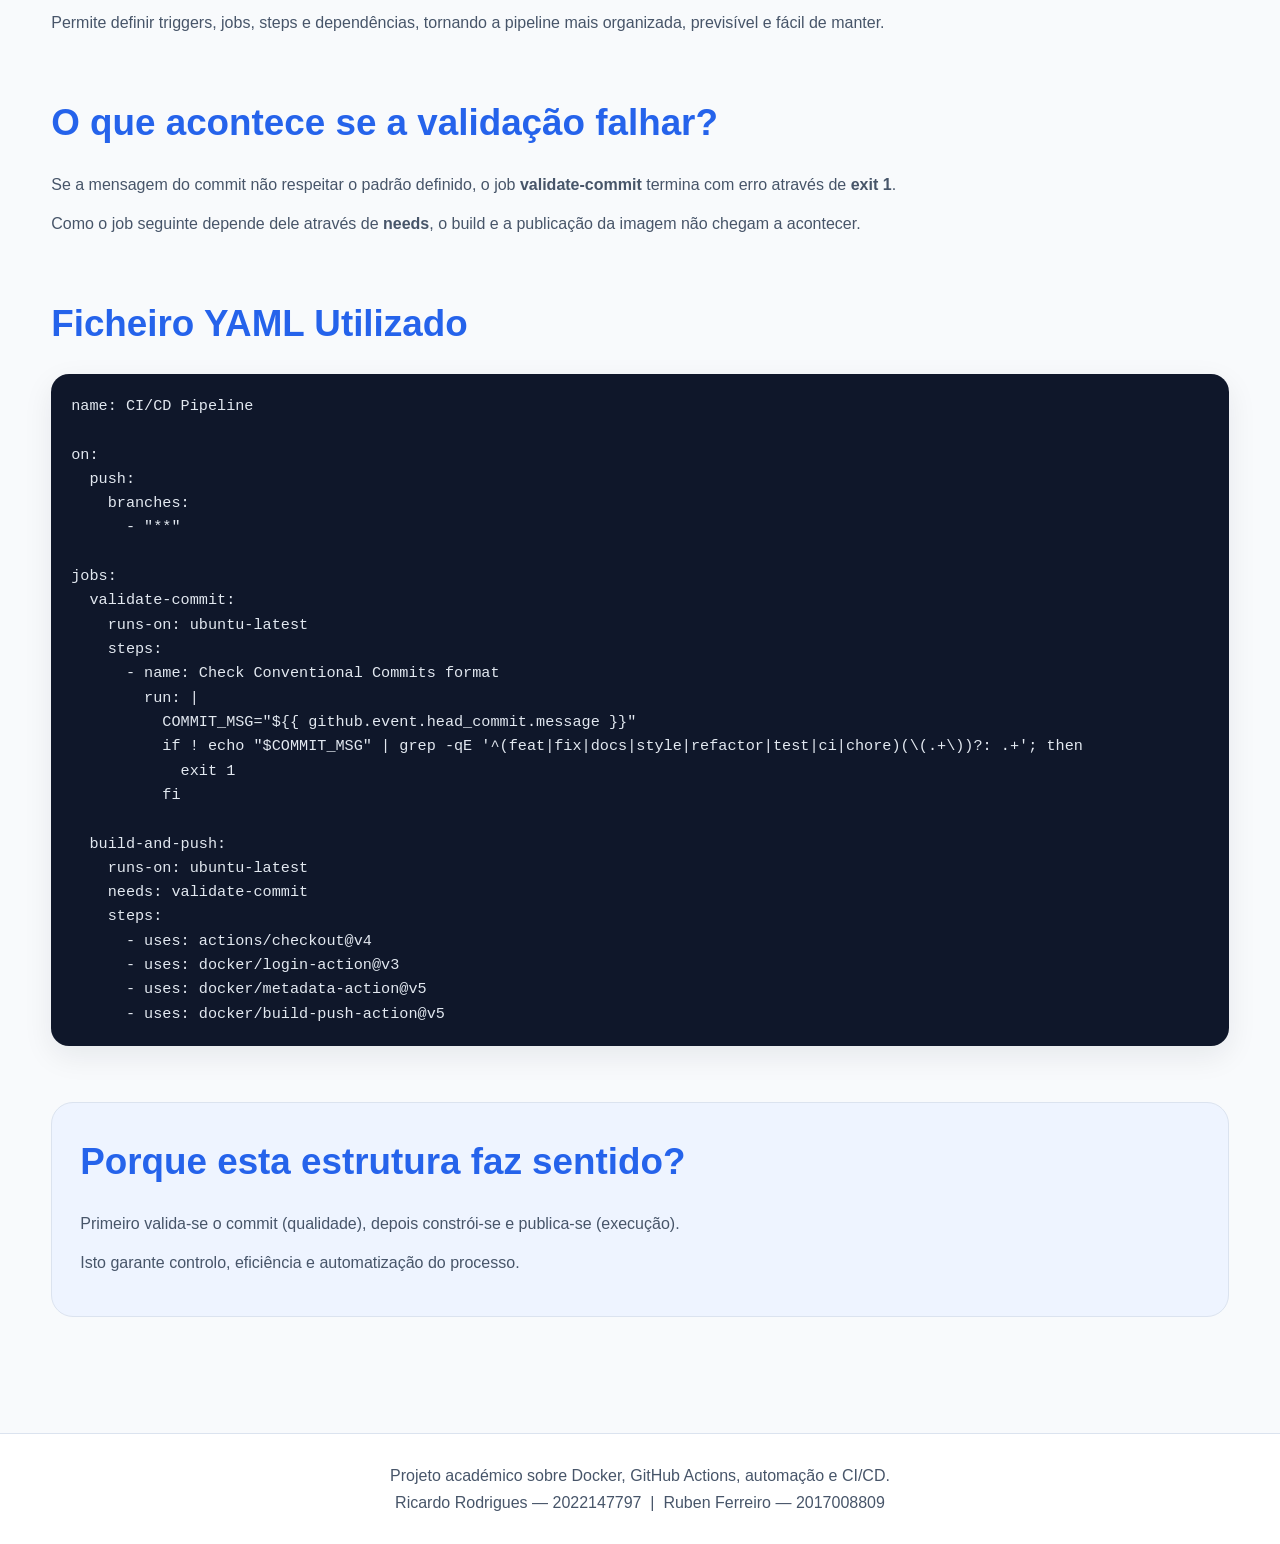
<file: app/workflow.html>
<!DOCTYPE html>
<html lang="pt">
<head>
  <meta charset="UTF-8" />
  <meta name="viewport" content="width=device-width, initial-scale=1.0" />
  <title>Workflow - CI/CD Project</title>
  <link rel="stylesheet" href="style.css" />
</head>
<body>
  <header class="sub-hero">
    <nav class="navbar">
      <a href="index.html" class="logo">
        <span class="logo-icon">⌂</span>
        <span>CI/CD Project</span>
      </a>

      <ul class="nav-links">
        <li><a href="workflow.html">Workflow</a></li>
        <li><a href="docker.html">Docker</a></li>
        <li><a href="estrutura.html">Estrutura</a></li>
      </ul>

      <button id="themeToggle" class="theme-toggle" aria-label="Alternar tema">
        <span id="themeIcon">☀</span>
      </button>
    </nav>

    <div class="sub-hero-content">
      <h1>Workflow GitHub Actions</h1>
      <p>
        Explicação do ficheiro YAML, da pipeline CI/CD e do papel de cada job e step.
      </p>
      <p class="mini-highlight">
        Neste projeto, a pipeline garante que apenas commits válidos originam novas imagens Docker publicadas.
      </p>
    </div>
  </header>

  <main>

    <section class="section">
      <h2>O que é o Workflow</h2>
      <p>
        O workflow é o ficheiro de configuração que define como a automação do projeto
        funciona no GitHub Actions. Ele determina quando a pipeline começa, que tarefas
        são executadas e em que ordem essas tarefas devem correr.
      </p>
      <p>
        Neste projeto, o workflow é executado em cada push e divide-se em dois jobs:
        um para validar a mensagem do commit e outro para construir e publicar a imagem Docker.
      </p>
    </section>

    <section class="section">
      <h2>Conceitos Essenciais</h2>
      <div class="card-grid">
        <article class="card">
          <div class="card-icon emoji-icon">📄</div>
          <h3>Workflow</h3>
          <p>Ficheiro YAML que define toda a automação.</p>
        </article>

        <article class="card">
          <div class="card-icon emoji-icon">⚙️</div>
          <h3>Job</h3>
          <p>Conjunto de tarefas executado num runner.</p>
        </article>

        <article class="card">
          <div class="card-icon emoji-icon">✅</div>
          <h3>Step</h3>
          <p>Ação individual dentro de um job.</p>
        </article>

        <article class="card">
          <div class="card-icon emoji-icon">🖥️</div>
          <h3>Runner</h3>
          <p>Máquina virtual onde os jobs são executados.</p>
        </article>
      </div>
    </section>

    <section class="section">
      <h2>CI e CD neste Projeto</h2>

      <div class="card-grid">
        <article class="card">
          <div class="card-icon emoji-icon">🔍</div>
          <h3>Continuous Integration</h3>
          <p>
            A fase de CI está representada pela validação automática da mensagem de commit.
            Sempre que existe um push, o workflow verifica se o commit segue a convenção
            Conventional Commits antes de permitir qualquer build.
          </p>
        </article>

        <article class="card">
          <div class="card-icon emoji-icon">🚚</div>
          <h3>Continuous Delivery</h3>
          <p>
            A fase de CD está representada pela construção da imagem Docker e pela sua
            publicação automática no GitHub Container Registry, ficando pronta para ser utilizada.
          </p>
        </article>
      </div>
    </section>

    <section class="section">
      <h2>Porque usar GitHub Actions</h2>
      <p>
        O GitHub Actions foi escolhido porque permite automatizar tarefas diretamente dentro
        do repositório, sem necessidade de ferramentas externas.
      </p>
      <p>
        Permite definir triggers, jobs, steps e dependências, tornando a pipeline mais organizada,
        previsível e fácil de manter.
      </p>
    </section>

    <section class="section">
      <h2>O que acontece se a validação falhar?</h2>
      <p>
        Se a mensagem do commit não respeitar o padrão definido, o job
        <strong>validate-commit</strong> termina com erro através de <strong>exit 1</strong>.
      </p>
      <p>
        Como o job seguinte depende dele através de <strong>needs</strong>, o build e a
        publicação da imagem não chegam a acontecer.
      </p>
    </section>

    <section class="section">
      <h2>Ficheiro YAML Utilizado</h2>
      <div class="code-block">
<pre><code>name: CI/CD Pipeline

on:
  push:
    branches:
      - "**"

jobs:
  validate-commit:
    runs-on: ubuntu-latest
    steps:
      - name: Check Conventional Commits format
        run: |
          COMMIT_MSG="${{ github.event.head_commit.message }}"
          if ! echo "$COMMIT_MSG" | grep -qE '^(feat|fix|docs|style|refactor|test|ci|chore)(\(.+\))?: .+'; then
            exit 1
          fi

  build-and-push:
    runs-on: ubuntu-latest
    needs: validate-commit
    steps:
      - uses: actions/checkout@v4
      - uses: docker/login-action@v3
      - uses: docker/metadata-action@v5
      - uses: docker/build-push-action@v5</code></pre>
      </div>
    </section>

    <section class="section highlight">
      <h2>Porque esta estrutura faz sentido?</h2>
      <p>
        Primeiro valida-se o commit (qualidade), depois constrói-se e publica-se (execução).
      </p>
      <p>
        Isto garante controlo, eficiência e automatização do processo.
      </p>
    </section>

  </main>

  <footer class="footer">
    <p>Projeto académico sobre Docker, GitHub Actions, automação e CI/CD.</p>
    <p>Ricardo Rodrigues — 2022147797 &nbsp;|&nbsp; Ruben Ferreiro — 2017008809</p>
  </footer>

  <script src="script.js"></script>
</body>
</html>
</file>
<file: app/style.css>
:root {
  --bg: #f8fafc;
  --surface: #ffffff;
  --surface-soft: #eef4ff;
  --text: #0f172a;
  --text-soft: #475569;
  --primary: #2563eb;
  --primary-dark: #1d4ed8;
  --border: #dbe3ef;
  --shadow: 0 10px 30px rgba(15, 23, 42, 0.08);
}

body.dark-mode {
  --bg: #0b1220;
  --surface: #111827;
  --surface-soft: #172033;
  --text: #f8fafc;
  --text-soft: #cbd5e1;
  --primary: #60a5fa;
  --primary-dark: #3b82f6;
  --border: #243042;
  --shadow: 0 10px 30px rgba(0, 0, 0, 0.35);
}

* {
  margin: 0;
  padding: 0;
  box-sizing: border-box;
}

html {
  scroll-behavior: smooth;
}

body {
  font-family: Arial, Helvetica, sans-serif;
  background: var(--bg);
  color: var(--text);
  line-height: 1.7;
  transition: background 0.3s ease, color 0.3s ease;
}

.hero,
.sub-hero {
  background: linear-gradient(135deg, var(--primary), var(--primary-dark));
  color: white;
}

.hero {
  padding-bottom: 72px;
}

.sub-hero {
  padding-bottom: 46px;
}

.navbar {
  width: min(1200px, 92%);
  margin: 0 auto;
  padding: 22px 0;
  display: flex;
  align-items: center;
  justify-content: space-between;
  gap: 20px;
  flex-wrap: wrap;
}

.logo {
  display: inline-flex;
  align-items: center;
  gap: 10px;
  color: white;
  text-decoration: none;
  font-size: 1.2rem;
  font-weight: 700;
  letter-spacing: 0.3px;
}

.logo:hover {
  opacity: 0.9;
}

.logo-icon {
  width: 32px;
  height: 32px;
  display: grid;
  place-items: center;
  border-radius: 10px;
  background: rgba(255, 255, 255, 0.16);
  font-size: 1rem;
  line-height: 1;
}

.nav-links {
  display: flex;
  gap: 18px;
  list-style: none;
  flex-wrap: wrap;
}

.nav-links a {
  color: white;
  text-decoration: none;
  font-weight: 500;
  opacity: 0.95;
  transition: opacity 0.2s ease;
}

.nav-links a:hover {
  opacity: 0.75;
}

.theme-toggle {
  width: 42px;
  height: 42px;
  border: none;
  border-radius: 50%;
  background: rgba(255, 255, 255, 0.16);
  color: white;
  font-size: 1.1rem;
  cursor: pointer;
  display: grid;
  place-items: center;
  transition: transform 0.2s ease, background 0.2s ease;
  backdrop-filter: blur(6px);
}

.theme-toggle:hover {
  transform: scale(1.06);
  background: rgba(255, 255, 255, 0.24);
}

.hero-content,
.sub-hero-content {
  width: min(950px, 92%);
  margin: 0 auto;
  text-align: center;
}
.mini-highlight {
  display: inline-block;
  margin-top: 8px;
  padding: 10px 14px;
  border-radius: 12px;
  background: rgba(255, 255, 255, 0.14);
  font-weight: 600;
}

.hero-content {
  margin-top: 72px;
}

.sub-hero-content {
  margin-top: 34px;
}

.hero-badge {
  display: inline-block;
  background: rgba(255, 255, 255, 0.16);
  padding: 8px 14px;
  border-radius: 999px;
  font-size: 0.92rem;
  margin-bottom: 20px;
}

.hero-content h1,
.sub-hero-content h1 {
  font-size: clamp(2rem, 5vw, 3.4rem);
  line-height: 1.15;
  margin-bottom: 18px;
}

.hero-content p,
.sub-hero-content p {
  max-width: 760px;
  margin: 0 auto 26px;
  font-size: 1.05rem;
}

.hero-actions {
  display: flex;
  gap: 14px;
  justify-content: center;
  flex-wrap: wrap;
}

.btn-primary,
.btn-secondary {
  display: inline-block;
  text-decoration: none;
  padding: 12px 22px;
  border-radius: 12px;
  font-weight: 700;
  transition: transform 0.2s ease, opacity 0.2s ease;
}

.btn-primary {
  background: white;
  color: var(--primary);
}

.btn-secondary {
  background: rgba(255, 255, 255, 0.15);
  color: white;
  border: 1px solid rgba(255, 255, 255, 0.25);
}

.btn-primary:hover,
.btn-secondary:hover {
  transform: translateY(-2px);
  opacity: 0.92;
}

main {
  width: min(1200px, 92%);
  margin: 0 auto;
  padding: 56px 0 20px;
}

.section {
  margin-bottom: 56px;
}

.section h2 {
  font-size: clamp(1.7rem, 3vw, 2.3rem);
  margin-bottom: 16px;
  color: var(--primary);
}

.section p {
  color: var(--text-soft);
  margin-bottom: 12px;
}

.section-header {
  display: grid;
  grid-template-columns: 1.2fr 1fr;
  gap: 26px;
  align-items: center;
}

.section-image-box {
  display: flex;
  justify-content: center;
}

.section-image {
  width: 100%;
  max-width: 420px;
  object-fit: contain;
}

.large-image {
  border-radius: 18px;
  box-shadow: var(--shadow);
  border: 1px solid var(--border);
  background: var(--surface);
  padding: 12px;
}

.card-grid {
  display: grid;
  grid-template-columns: repeat(auto-fit, minmax(240px, 1fr));
  gap: 18px;
  margin-top: 22px;
}

.card {
  background: var(--surface);
  border: 1px solid var(--border);
  border-radius: 18px;
  padding: 22px;
  box-shadow: var(--shadow);
  transition: transform 0.2s ease, border-color 0.2s ease;
}

.card:hover {
  transform: translateY(-4px);
  border-color: var(--primary);
}

.card h3 {
  margin-bottom: 10px;
  color: var(--text);
  font-size: 1.1rem;
}

.card-link {
  color: inherit;
  text-decoration: none;
}

.card-icon {
  width: 54px;
  height: 54px;
  border-radius: 14px;
  background: var(--surface-soft);
  display: grid;
  place-items: center;
  margin-bottom: 14px;
  border: 1px solid var(--border);
}

.card-icon img {
  width: 28px;
  height: 28px;
  object-fit: contain;
}

.emoji-icon {
  font-size: 1.4rem;
}

.tech-showcase {
  display: grid;
  grid-template-columns: repeat(auto-fit, minmax(240px, 1fr));
  gap: 20px;
  margin-top: 24px;
}

.tech-feature {
  background: var(--surface);
  border: 1px solid var(--border);
  border-radius: 20px;
  padding: 24px;
  text-align: center;
  box-shadow: var(--shadow);
  transition: transform 0.2s ease, border-color 0.2s ease;
}

.tech-feature:hover {
  transform: translateY(-4px);
  border-color: var(--primary);
}

.tech-logo {
  width: 72px;
  height: 72px;
  object-fit: contain;
  margin-bottom: 16px;
}

.highlight {
  background: var(--surface-soft);
  border: 1px solid var(--border);
  border-radius: 22px;
  padding: 28px;
}

.flow {
  display: grid;
  grid-template-columns: repeat(auto-fit, minmax(210px, 1fr));
  gap: 18px;
  margin-top: 28px;
}

.flow-step {
  background: var(--surface);
  border: 1px solid var(--border);
  border-radius: 18px;
  padding: 20px;
  box-shadow: var(--shadow);
}

.flow-step h3 {
  margin-bottom: 8px;
  font-size: 1.05rem;
}

.flow-step p {
  margin-bottom: 0;
}

.flow-number {
  display: inline-grid;
  place-items: center;
  width: 34px;
  height: 34px;
  border-radius: 50%;
  background: var(--primary);
  color: white;
  font-weight: 700;
  margin-bottom: 12px;
}

.code-block {
  background: #0f172a;
  color: #e2e8f0;
  border-radius: 18px;
  padding: 20px;
  overflow-x: auto;
  box-shadow: var(--shadow);
  margin-top: 18px;
}

.code-block pre {
  margin: 0;
  font-family: Consolas, Monaco, monospace;
  font-size: 0.95rem;
  line-height: 1.6;
}

.stack-grid {
  display: grid;
  gap: 18px;
  margin-top: 20px;
}

.info-box {
  background: var(--surface);
  border: 1px solid var(--border);
  border-radius: 18px;
  padding: 22px;
  box-shadow: var(--shadow);
}

.info-box h3 {
  margin-bottom: 10px;
}

.footer {
  margin-top: 40px;
  padding: 28px 20px;
  text-align: center;
  background: var(--surface);
  border-top: 1px solid var(--border);
  color: var(--text-soft);
}

@media (max-width: 900px) {
  .section-header {
    grid-template-columns: 1fr;
  }
}

@media (max-width: 820px) {
  .navbar {
    justify-content: center;
  }

  .nav-links {
    justify-content: center;
  }

  .hero-content {
    margin-top: 54px;
  }
}
</file>
